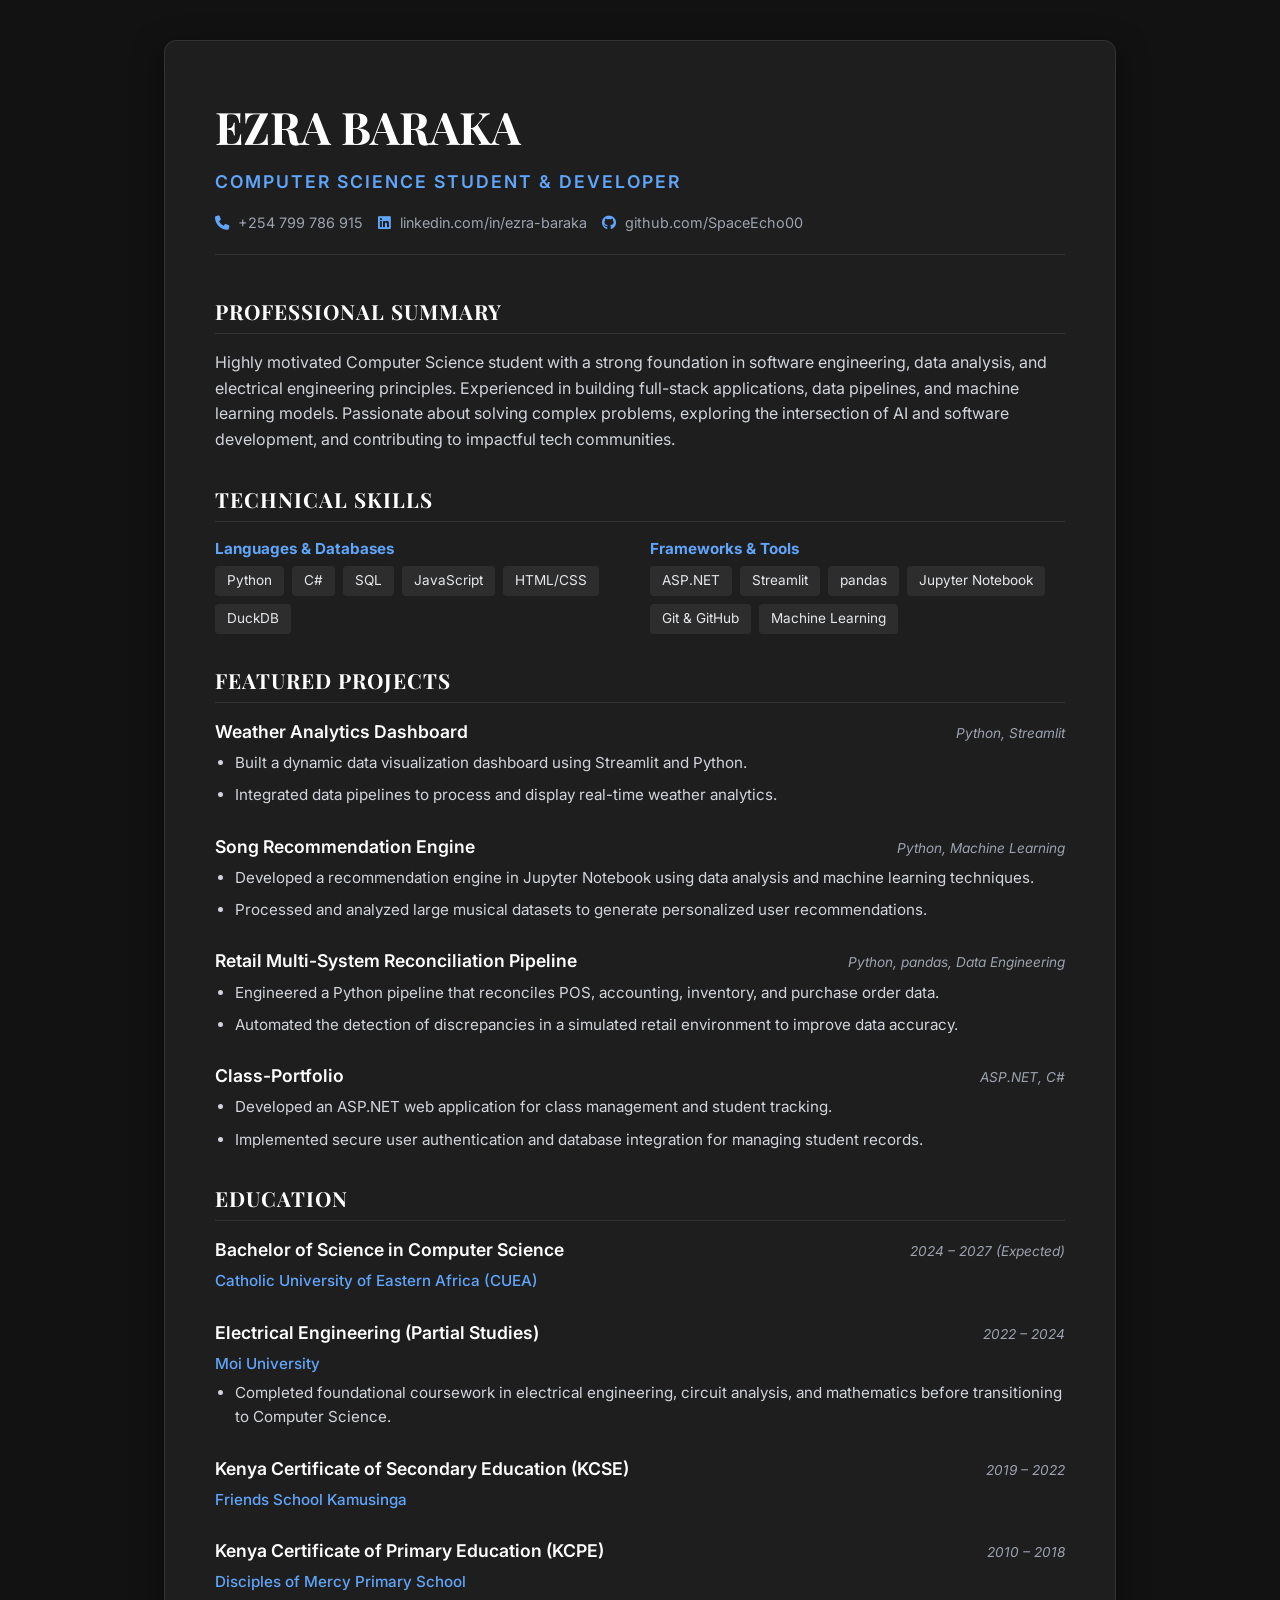
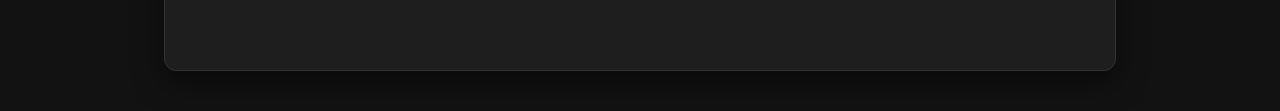
<file: cv.html>
<!DOCTYPE html>
<html lang="en">
<head>
    <meta charset="UTF-8">
    <meta name="viewport" content="width=device-width, initial-scale=1.0">
    <title>Ezra Baraka - CV</title>
    <link href="https://fonts.googleapis.com/css2?family=Inter:wght@300;400;500;600;700&family=Playfair+Display:wght@700&display=swap" rel="stylesheet">
    <link href="https://cdnjs.cloudflare.com/ajax/libs/font-awesome/6.4.0/css/all.min.css" rel="stylesheet">
    
    <style>
        /* --- SCREEN STYLES (Dark Mode) --- */
        body {
            font-family: 'Inter', sans-serif;
            background-color: #121212;
            color: #e5e7eb;
            line-height: 1.6;
            margin: 0;
            padding: 40px 20px;
        }

        .cv-container {
            max-width: 850px;
            margin: 0 auto;
            background-color: #1e1e1e;
            padding: 50px;
            border-radius: 12px;
            box-shadow: 0 10px 30px rgba(0, 0, 0, 0.5);
            border: 1px solid #333;
        }

        h1, h2, h3, h4 { font-family: 'Playfair Display', serif; margin: 0; }
        
        h1 { font-size: 2.8rem; color: #ffffff; margin-bottom: 5px; }
        
        .header-title {
            font-family: 'Inter', sans-serif;
            font-size: 1.1rem;
            color: #60a5fa;
            letter-spacing: 2px;
            text-transform: uppercase;
            font-weight: 600;
            margin-bottom: 15px;
        }

        .contact-info {
            display: flex;
            flex-wrap: wrap;
            gap: 15px;
            font-size: 0.9rem;
            color: #9ca3af;
            margin-bottom: 40px;
            padding-bottom: 20px;
            border-bottom: 1px solid #333;
        }

        .contact-info a { color: #9ca3af; text-decoration: none; transition: color 0.3s; }
        .contact-info a:hover { color: #60a5fa; }
        .contact-info i { color: #60a5fa; margin-right: 5px; }

        .section-title {
            font-size: 1.3rem;
            color: #ffffff;
            margin-top: 30px;
            margin-bottom: 15px;
            padding-bottom: 5px;
            border-bottom: 1px solid #333;
            text-transform: uppercase;
            letter-spacing: 1px;
        }

        .item { margin-bottom: 25px; }
        
        .item-header {
            display: flex;
            justify-content: space-between;
            align-items: baseline;
            margin-bottom: 5px;
        }

        .item-title { font-size: 1.1rem; font-weight: 600; color: #ffffff; }
        .item-subtitle { font-size: 0.95rem; color: #60a5fa; font-weight: 500; }
        .item-date { font-size: 0.85rem; color: #9ca3af; font-style: italic; }

        ul { margin-top: 5px; margin-bottom: 0; padding-left: 20px; }
        li { margin-bottom: 8px; font-size: 0.95rem; color: #d1d5db; }
        
        .summary { font-size: 1rem; color: #d1d5db; }

        .skills-grid {
            display: grid;
            grid-template-columns: 1fr 1fr;
            gap: 20px;
        }

        .skill-category h4 { font-family: 'Inter', sans-serif; color: #60a5fa; font-size: 0.95rem; margin-bottom: 5px; }
        .skill-list { display: flex; flex-wrap: wrap; gap: 8px; }
        .skill-tag {
            background-color: #2d2d2d;
            padding: 4px 12px;
            border-radius: 4px;
            font-size: 0.85rem;
            color: #e5e7eb;
        }

        /* --- PRINT TO PDF STYLES (Clean, White Background) --- */
        @media print {
            body {
                background-color: #ffffff;
                color: #000000;
                padding: 0;
            }
            .cv-container {
                background-color: #ffffff;
                box-shadow: none;
                border: none;
                padding: 0;
                max-width: 100%;
            }
            h1 { color: #000000; }
            .header-title { color: #2563eb; }
            .contact-info { color: #4b5563; border-bottom: 1px solid #ccc; }
            .contact-info a { color: #4b5563; }
            .contact-info i { color: #2563eb; }
            .section-title { color: #000000; border-bottom: 1px solid #ccc; }
            .item-title { color: #000000; }
            .item-subtitle { color: #2563eb; }
            .item-date { color: #4b5563; }
            li, .summary { color: #1f2937; }
            .skill-category h4 { color: #2563eb; }
            .skill-tag { background-color: #f3f4f6; color: #1f2937; border: 1px solid #e5e7eb; }
            
            /* Prevents page breaks inside items */
            .item { page-break-inside: avoid; }
            .section-title { page-break-after: avoid; }
        }
    </style>
</head>
<body>

    <div class="cv-container">
        
        <!-- HEADER -->
        <header>
            <h1>EZRA BARAKA</h1>
            <div class="header-title">Computer Science Student & Developer</div>
            
            <div class="contact-info">
                <span><i class="fas fa-phone"></i> +254 799 786 915</span>
                <span><i class="fab fa-linkedin"></i> <a href="https://www.linkedin.com/in/ezra-baraka-432252267/" target="_blank">linkedin.com/in/ezra-baraka</a></span>
                <span><i class="fab fa-github"></i> <a href="https://github.com/SpaceEcho00" target="_blank">github.com/SpaceEcho00</a></span>
            </div>
        </header>

        <!-- SUMMARY -->
        <section>
            <h2 class="section-title">Professional Summary</h2>
            <p class="summary">
                Highly motivated Computer Science student with a strong foundation in software engineering, data analysis, and electrical engineering principles. Experienced in building full-stack applications, data pipelines, and machine learning models. Passionate about solving complex problems, exploring the intersection of AI and software development, and contributing to impactful tech communities.
            </p>
        </section>

        <!-- SKILLS -->
        <section>
            <h2 class="section-title">Technical Skills</h2>
            <div class="skills-grid">
                <div class="skill-category">
                    <h4>Languages & Databases</h4>
                    <div class="skill-list">
                        <span class="skill-tag">Python</span>
                        <span class="skill-tag">C#</span>
                        <span class="skill-tag">SQL</span>
                        <span class="skill-tag">JavaScript</span>
                        <span class="skill-tag">HTML/CSS</span>
                        <span class="skill-tag">DuckDB</span>
                    </div>
                </div>
                <div class="skill-category">
                    <h4>Frameworks & Tools</h4>
                    <div class="skill-list">
                        <span class="skill-tag">ASP.NET</span>
                        <span class="skill-tag">Streamlit</span>
                        <span class="skill-tag">pandas</span>
                        <span class="skill-tag">Jupyter Notebook</span>
                        <span class="skill-tag">Git & GitHub</span>
                        <span class="skill-tag">Machine Learning</span>
                    </div>
                </div>
            </div>
        </section>

        <!-- PROJECTS (Pulled from your portfolio) -->
        <section>
            <h2 class="section-title">Featured Projects</h2>

            <div class="item">
                <div class="item-header">
                    <span class="item-title">Weather Analytics Dashboard</span>
                    <span class="item-date">Python, Streamlit</span>
                </div>
                <ul>
                    <li>Built a dynamic data visualization dashboard using Streamlit and Python.</li>
                    <li>Integrated data pipelines to process and display real-time weather analytics.</li>
                </ul>
            </div>

            <div class="item">
                <div class="item-header">
                    <span class="item-title">Song Recommendation Engine</span>
                    <span class="item-date">Python, Machine Learning</span>
                </div>
                <ul>
                    <li>Developed a recommendation engine in Jupyter Notebook using data analysis and machine learning techniques.</li>
                    <li>Processed and analyzed large musical datasets to generate personalized user recommendations.</li>
                </ul>
            </div>

            <div class="item">
                <div class="item-header">
                    <span class="item-title">Retail Multi-System Reconciliation Pipeline</span>
                    <span class="item-date">Python, pandas, Data Engineering</span>
                </div>
                <ul>
                    <li>Engineered a Python pipeline that reconciles POS, accounting, inventory, and purchase order data.</li>
                    <li>Automated the detection of discrepancies in a simulated retail environment to improve data accuracy.</li>
                </ul>
            </div>
            
            <div class="item">
                <div class="item-header">
                    <span class="item-title">Class-Portfolio</span>
                    <span class="item-date">ASP.NET, C#</span>
                </div>
                <ul>
                    <li>Developed an ASP.NET web application for class management and student tracking.</li>
                    <li>Implemented secure user authentication and database integration for managing student records.</li>
                </ul>
            </div>
        </section>

        <!-- EDUCATION -->
        <section>
            <h2 class="section-title">Education</h2>

            <div class="item">
                <div class="item-header">
                    <span class="item-title">Bachelor of Science in Computer Science</span>
                    <span class="item-date">2024 – 2027 (Expected)</span>
                </div>
                <div class="item-subtitle">Catholic University of Eastern Africa (CUEA)</div>
            </div>

            <div class="item">
                <div class="item-header">
                    <span class="item-title">Electrical Engineering (Partial Studies)</span>
                    <span class="item-date">2022 – 2024</span>
                </div>
                <div class="item-subtitle">Moi University</div>
                <ul>
                    <li>Completed foundational coursework in electrical engineering, circuit analysis, and mathematics before transitioning to Computer Science.</li>
                </ul>
            </div>

            <div class="item">
                <div class="item-header">
                    <span class="item-title">Kenya Certificate of Secondary Education (KCSE)</span>
                    <span class="item-date">2019 – 2022</span>
                </div>
                <div class="item-subtitle">Friends School Kamusinga</div>
            </div>

            <div class="item">
                <div class="item-header">
                    <span class="item-title">Kenya Certificate of Primary Education (KCPE)</span>
                    <span class="item-date">2010 – 2018</span>
                </div>
                <div class="item-subtitle">Disciples of Mercy Primary School</div>
            </div>
        </section>

    </div>

</body>
</html>
</file>
